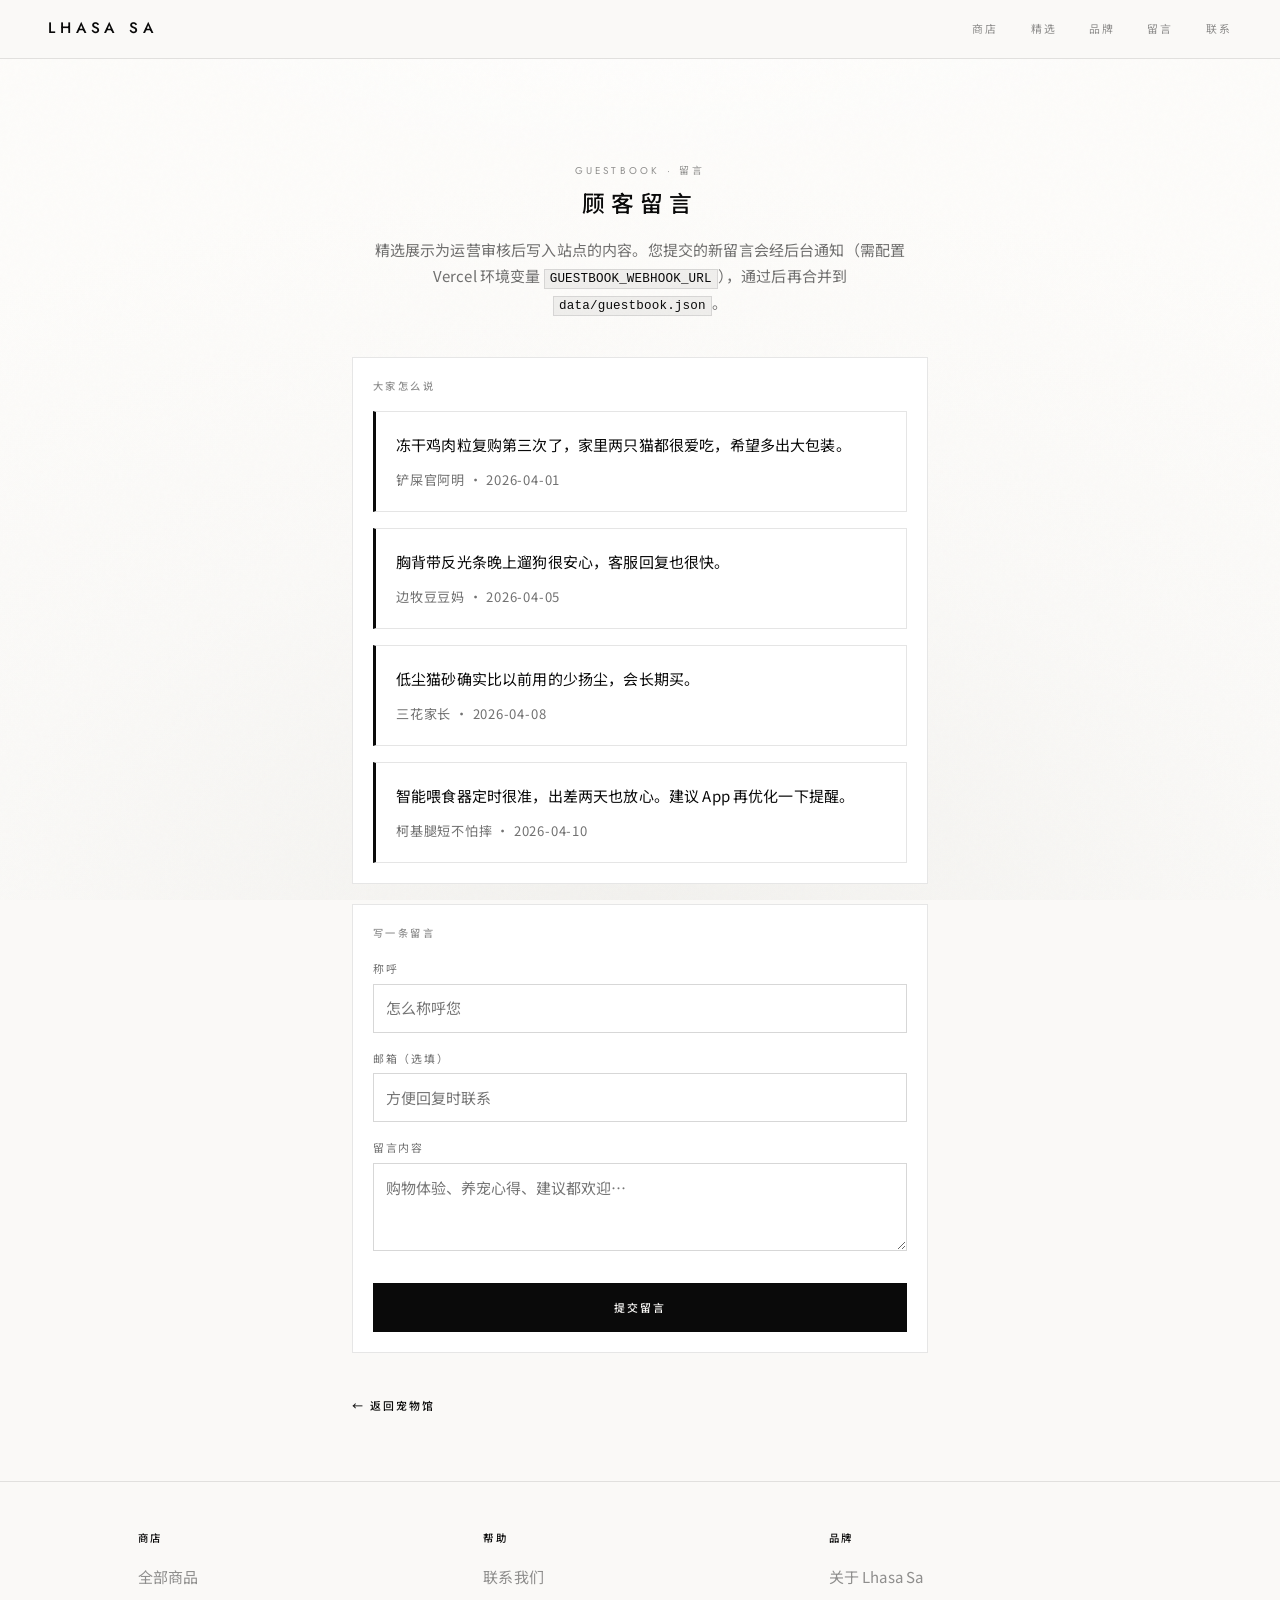
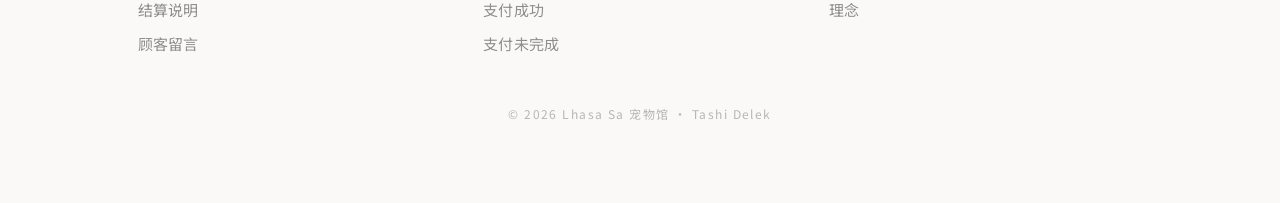
<file: guestbook.html>
<!DOCTYPE html>
<html lang="zh-CN">
<head>
  <meta charset="UTF-8" />
  <meta name="viewport" content="width=device-width, initial-scale=1" />
  <meta name="description" content="顾客留言 · Lhasa Sa 宠物馆" />
  <link rel="canonical" href="https://lhasasa-tashidelek.com/guestbook.html" />
  <title>顾客留言 · Lhasa Sa 宠物馆</title>
  <link rel="preconnect" href="https://fonts.googleapis.com" />
  <link rel="preconnect" href="https://fonts.gstatic.com" crossorigin />
  <link href="https://fonts.googleapis.com/css2?family=Cormorant+Garamond:ital,wght@0,400;0,500;0,600;1,400;1,500&family=Jost:wght@300;400;500;600&family=Noto+Sans+SC:wght@300;400;500;600&display=swap" rel="stylesheet" />
  <link rel="stylesheet" href="/css/styles.css?v=8" />
  <link rel="stylesheet" href="/css/shop.css?v=8" />
  <link rel="icon" href="data:image/svg+xml,%3Csvg xmlns='http://www.w3.org/2000/svg' viewBox='0 0 32 32'%3E%3Crect width='32' height='32' fill='%230a0a0a'/%3E%3Cpath d='M8 20c4-8 12-8 16 0' fill='none' stroke='%23faf9f7' stroke-width='2' stroke-linecap='round'/%3E%3C/svg%3E" />
</head>
<body class="page-site">
  <a class="skip-link" href="#main">跳到正文</a>
  <div class="grain" aria-hidden="true"></div>
  <header class="site-header site-header--lux">
    <a class="logo logo--lux" href="/">Lhasa Sa</a>
    <button type="button" class="nav-toggle" aria-expanded="false" aria-controls="site-nav" aria-label="打开菜单">
      <span></span><span></span><span></span>
    </button>
    <nav id="site-nav" class="site-nav site-nav--lux" aria-label="主导航">
      <a href="/shop/">商店</a>
      <a href="/#collection">精选</a>
      <a href="/#story">品牌</a>
      <a href="/guestbook.html" aria-current="page">留言</a>
      <a href="/#contact">联系</a>
    </nav>
  </header>

  <main id="main" class="checkout-layout">
    <header class="page-intro-lux">
      <p class="page-intro-lux__kicker">Guestbook · 留言</p>
      <h1>顾客留言</h1>
      <p class="checkout-lead">
        精选展示为运营审核后写入站点的内容。您提交的新留言会经后台通知（需配置 Vercel 环境变量 <code>GUESTBOOK_WEBHOOK_URL</code>），通过后再合并到 <code>data/guestbook.json</code>。
      </p>
    </header>

    <section class="checkout-card" aria-labelledby="list-h">
      <h2 id="list-h">大家怎么说</h2>
      <div id="guestbook-list" class="guestbook-list" aria-live="polite">
        <p class="cart-empty">加载中…</p>
      </div>
    </section>

    <section class="checkout-card" aria-labelledby="form-h">
      <h2 id="form-h">写一条留言</h2>
      <form id="guestbook-form" class="form-grid">
        <div class="form-field">
          <label for="gb-name">称呼</label>
          <input id="gb-name" name="name" type="text" required maxlength="80" autocomplete="nickname" placeholder="怎么称呼您" />
        </div>
        <div class="form-field">
          <label for="gb-email">邮箱（选填）</label>
          <input id="gb-email" name="email" type="email" maxlength="120" autocomplete="email" placeholder="方便回复时联系" />
        </div>
        <div class="form-field">
          <label for="gb-message">留言内容</label>
          <textarea id="gb-message" name="message" required maxlength="2000" placeholder="购物体验、养宠心得、建议都欢迎…"></textarea>
        </div>
        <button type="submit" class="submit-order" id="gb-submit">提交留言</button>
      </form>
      <p id="gb-feedback" class="notice-box" style="display: none; margin-top: 1rem" role="status"></p>
    </section>

    <a class="back-shop" href="/shop/">← 返回宠物馆</a>
  </main>

  <footer class="site-footer site-footer--lux">
    <div class="footer-grid">
      <div class="footer-col">
        <h3 class="footer-heading">商店</h3>
        <ul class="footer-links">
          <li><a href="/shop/">全部商品</a></li>
          <li><a href="/shop/checkout.html">结算说明</a></li>
          <li><a href="/guestbook.html" aria-current="page">顾客留言</a></li>
        </ul>
      </div>
      <div class="footer-col">
        <h3 class="footer-heading">帮助</h3>
        <ul class="footer-links">
          <li><a href="/#contact">联系我们</a></li>
          <li><a href="/shop/payment-success.html">支付成功</a></li>
          <li><a href="/shop/payment-fail.html">支付未完成</a></li>
        </ul>
      </div>
      <div class="footer-col">
        <h3 class="footer-heading">品牌</h3>
        <ul class="footer-links">
          <li><a href="/#story">关于 Lhasa Sa</a></li>
          <li><a href="/#values">理念</a></li>
        </ul>
      </div>
    </div>
    <p class="footer-copy">© <span id="y"></span> Lhasa Sa 宠物馆 · Tashi Delek</p>
  </footer>

  <script src="/js/main.js"></script>
  <script src="/js/guestbook-page.js"></script>
</body>
</html>
</file>
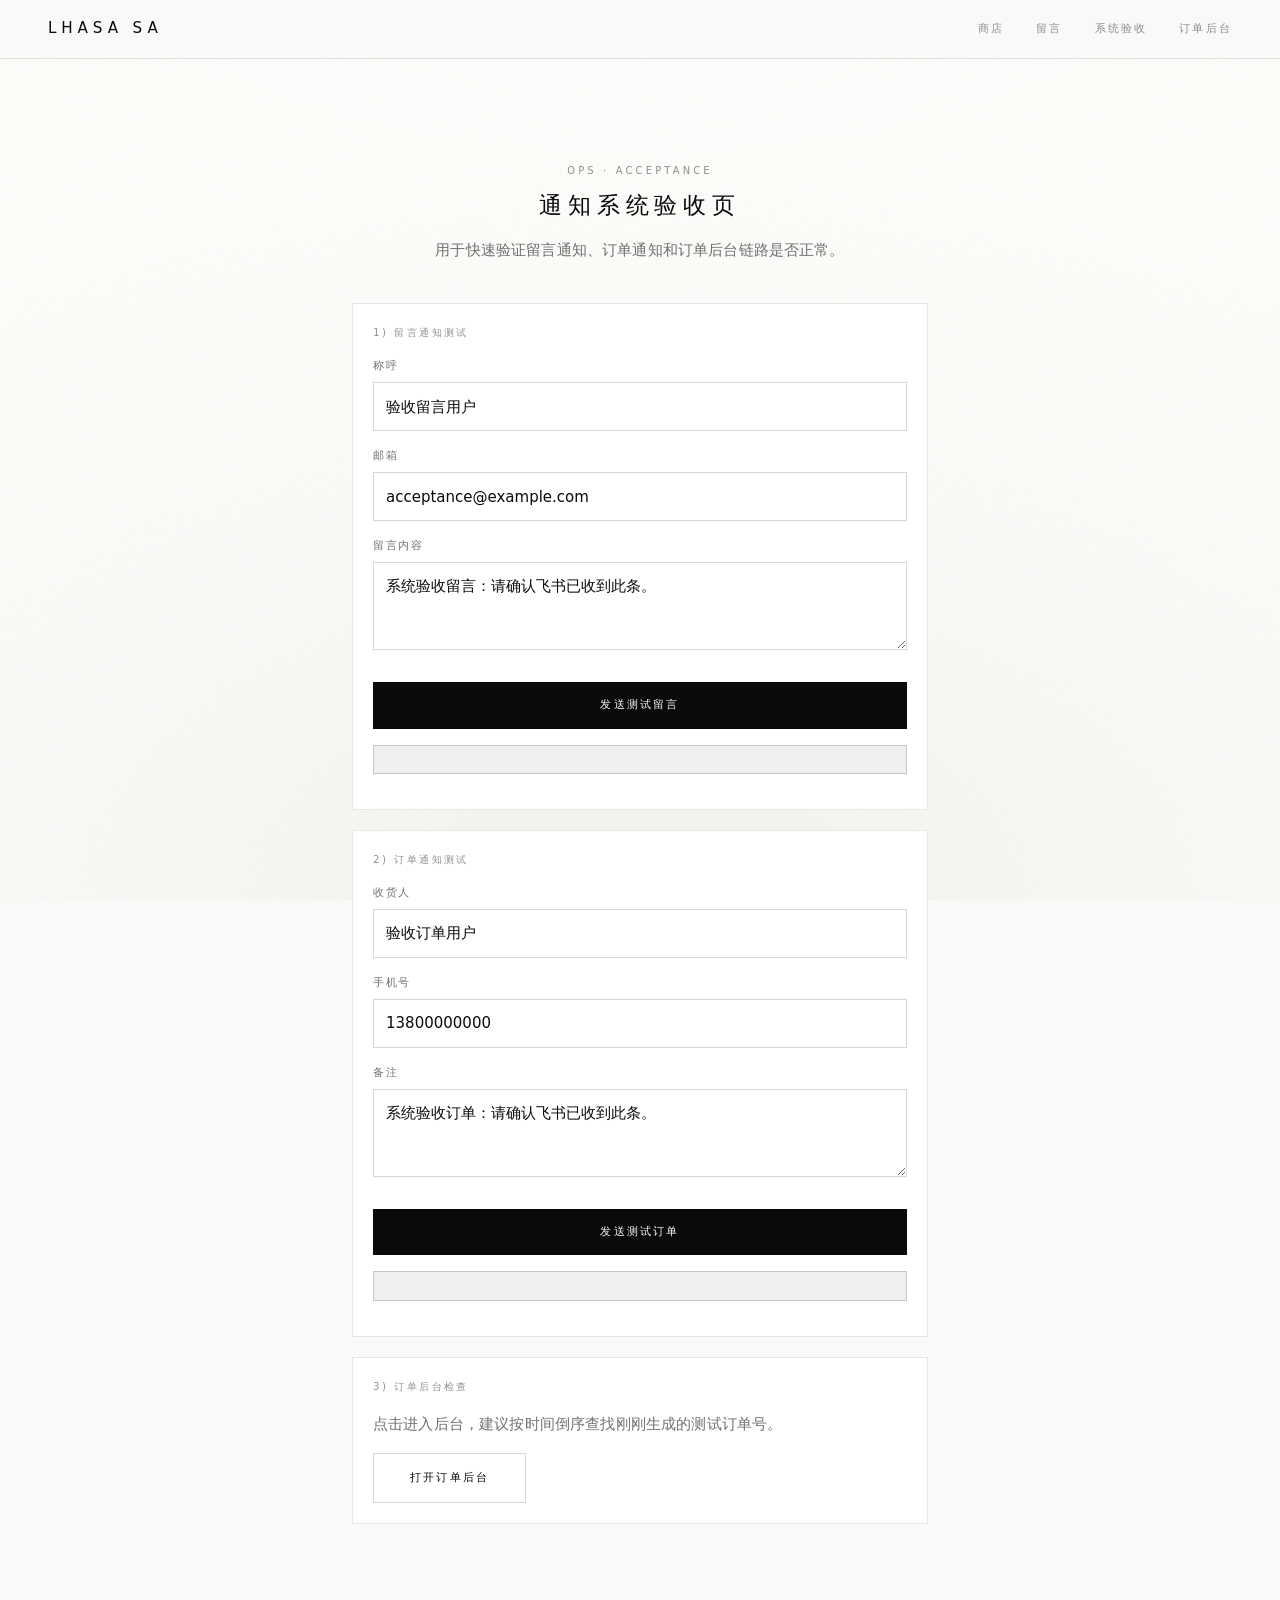
<file: test-center.html>
<!DOCTYPE html>
<html lang="zh-CN">
<head>
  <meta charset="UTF-8" />
  <meta name="viewport" content="width=device-width, initial-scale=1" />
  <meta name="description" content="通知系统一键验收页 · Lhasa Sa 宠物馆" />
  <title>系统验收页 · Lhasa Sa 宠物馆</title>
  <link rel="stylesheet" href="/css/styles.css?v=8" />
  <link rel="stylesheet" href="/css/shop.css?v=8" />
</head>
<body class="page-site">
  <a class="skip-link" href="#main">跳到正文</a>
  <div class="grain" aria-hidden="true"></div>

  <header class="site-header site-header--lux">
    <a class="logo logo--lux" href="/">Lhasa Sa</a>
    <nav id="site-nav" class="site-nav site-nav--lux" aria-label="主导航">
      <a href="/shop/">商店</a>
      <a href="/guestbook.html">留言</a>
      <a href="/test-center.html" aria-current="page">系统验收</a>
      <a href="/admin/orders.html">订单后台</a>
    </nav>
  </header>

  <main id="main" class="checkout-layout">
    <header class="page-intro-lux">
      <p class="page-intro-lux__kicker">Ops · Acceptance</p>
      <h1>通知系统验收页</h1>
      <p class="checkout-lead">
        用于快速验证留言通知、订单通知和订单后台链路是否正常。
      </p>
    </header>

    <section class="checkout-card">
      <h2>1) 留言通知测试</h2>
      <div class="form-grid">
        <div class="form-field">
          <label for="gb-name">称呼</label>
          <input id="gb-name" type="text" value="验收留言用户" maxlength="80" />
        </div>
        <div class="form-field">
          <label for="gb-email">邮箱</label>
          <input id="gb-email" type="email" value="acceptance@example.com" maxlength="120" />
        </div>
        <div class="form-field">
          <label for="gb-msg">留言内容</label>
          <textarea id="gb-msg" maxlength="2000">系统验收留言：请确认飞书已收到此条。</textarea>
        </div>
        <button id="send-guestbook" class="submit-order" type="button">发送测试留言</button>
      </div>
      <p id="guestbook-result" class="notice-box"></p>
    </section>

    <section class="checkout-card">
      <h2>2) 订单通知测试</h2>
      <div class="form-grid">
        <div class="form-field">
          <label for="order-name">收货人</label>
          <input id="order-name" type="text" value="验收订单用户" />
        </div>
        <div class="form-field">
          <label for="order-phone">手机号</label>
          <input id="order-phone" type="text" value="13800000000" />
        </div>
        <div class="form-field">
          <label for="order-note">备注</label>
          <textarea id="order-note">系统验收订单：请确认飞书已收到此条。</textarea>
        </div>
        <button id="send-order" class="submit-order" type="button">发送测试订单</button>
      </div>
      <p id="order-result" class="notice-box"></p>
    </section>

    <section class="checkout-card">
      <h2>3) 订单后台检查</h2>
      <p class="checkout-lead" style="margin-bottom:1rem;">点击进入后台，建议按时间倒序查找刚刚生成的测试订单号。</p>
      <a class="btn btn-ghost btn--lux-ghost" href="/admin/orders.html" target="_blank" rel="noopener">打开订单后台</a>
    </section>
  </main>

  <script>
    (function () {
      var gbBtn = document.getElementById("send-guestbook");
      var odBtn = document.getElementById("send-order");
      var gbResult = document.getElementById("guestbook-result");
      var odResult = document.getElementById("order-result");

      function setResult(el, text) {
        if (el) el.textContent = text || "";
      }

      function toJsonSafe(r) {
        return r.text().then(function (t) {
          try {
            return { ok: r.ok, data: JSON.parse(t) };
          } catch (e) {
            return { ok: r.ok, data: { raw: t } };
          }
        });
      }

      if (gbBtn) {
        gbBtn.addEventListener("click", function () {
          var payload = {
            name: (document.getElementById("gb-name").value || "").trim(),
            email: (document.getElementById("gb-email").value || "").trim(),
            message: (document.getElementById("gb-msg").value || "").trim()
          };
          setResult(gbResult, "留言提交中...");
          fetch("/api/guestbook", {
            method: "POST",
            headers: { "Content-Type": "application/json" },
            body: JSON.stringify(payload)
          })
            .then(toJsonSafe)
            .then(function (x) {
              setResult(gbResult, "留言返回: " + JSON.stringify(x.data));
            })
            .catch(function (e) {
              setResult(gbResult, "留言请求失败: " + (e && e.message ? e.message : "unknown"));
            });
        });
      }

      if (odBtn) {
        odBtn.addEventListener("click", function () {
          var oid = "ACC-" + Date.now();
          var payload = {
            order: {
              order_id: oid,
              status: "created",
              source: "test_center",
              name: (document.getElementById("order-name").value || "").trim(),
              phone: (document.getElementById("order-phone").value || "").trim(),
              address: "验收地址",
              note: (document.getElementById("order-note").value || "").trim(),
              total: 88.8,
              items: [
                {
                  id: "pet-test-center",
                  name: "验收商品",
                  qty: 1,
                  price: 88.8,
                  supply_snapshot: {
                    platform: "test_center",
                    listing_url: "https://example.com/product",
                    mapped_at: new Date().toISOString(),
                    provenance: "test_center",
                    sealed_at: new Date().toISOString()
                  }
                }
              ]
            }
          };
          setResult(odResult, "订单提交中...");
          fetch("/api/order-notify", {
            method: "POST",
            headers: { "Content-Type": "application/json" },
            body: JSON.stringify(payload)
          })
            .then(toJsonSafe)
            .then(function (x) {
              setResult(odResult, "订单返回(" + oid + "): " + JSON.stringify(x.data));
            })
            .catch(function (e) {
              setResult(odResult, "订单请求失败: " + (e && e.message ? e.message : "unknown"));
            });
        });
      }
    })();
  </script>
</body>
</html>
</file>
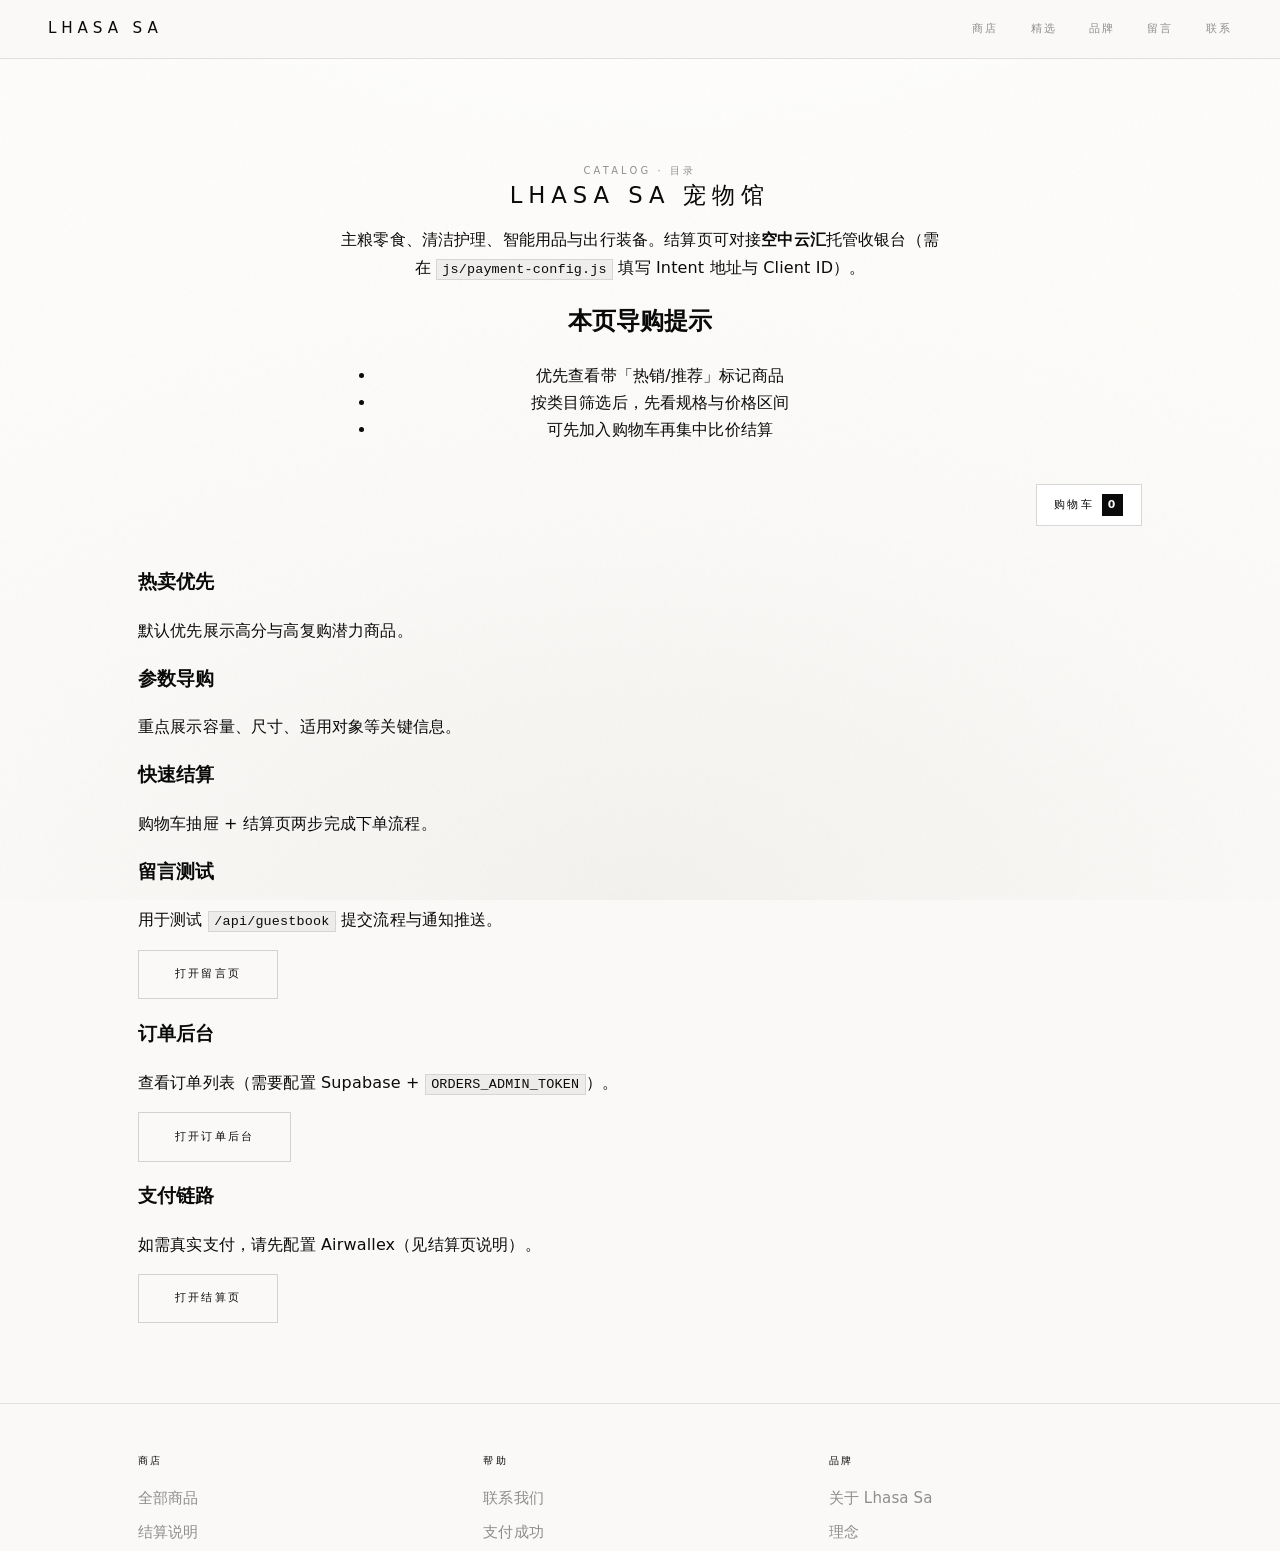
<file: shop/checkout.html>
<!DOCTYPE html>
<html lang="zh-CN">
<head>
  <meta charset="UTF-8" />
  <meta name="viewport" content="width=device-width, initial-scale=1" />
  <meta name="description" content="结算 — Lhasa Sa 商城" />
  <link rel="canonical" href="https://lhasasa-tashidelek.com/shop/checkout.html" />
  <title>结算 · Lhasa Sa 宠物馆</title>
  <link rel="preconnect" href="https://fonts.googleapis.com" />
  <link rel="preconnect" href="https://fonts.gstatic.com" crossorigin />
  <link href="https://fonts.googleapis.com/css2?family=Cormorant+Garamond:ital,wght@0,400;0,500;0,600;1,400;1,500&family=Jost:wght@300;400;500;600&family=Noto+Sans+SC:wght@300;400;500;600&display=swap" rel="stylesheet" />
  <link rel="stylesheet" href="/css/styles.css?v=8" />
  <link rel="stylesheet" href="/css/shop.css?v=8" />
  <link rel="icon" href="data:image/svg+xml,%3Csvg xmlns='http://www.w3.org/2000/svg' viewBox='0 0 32 32'%3E%3Crect width='32' height='32' fill='%230a0a0a'/%3E%3Cpath d='M8 20c4-8 12-8 16 0' fill='none' stroke='%23faf9f7' stroke-width='2' stroke-linecap='round'/%3E%3C/svg%3E" />
</head>
<body class="page-site">
  <a class="skip-link" href="#main">跳到正文</a>
  <div class="grain" aria-hidden="true"></div>
  <header class="site-header site-header--lux">
    <a class="logo logo--lux" href="/">Lhasa Sa</a>
    <button type="button" class="nav-toggle" aria-expanded="false" aria-controls="site-nav" aria-label="打开菜单">
      <span></span><span></span><span></span>
    </button>
    <nav id="site-nav" class="site-nav site-nav--lux" aria-label="主导航">
      <a href="/shop/">商店</a>
      <a href="/#collection">精选</a>
      <a href="/#story">品牌</a>
      <a href="/guestbook.html">留言</a>
      <a href="/#contact">联系</a>
    </nav>
  </header>

  <main id="main" class="checkout-layout">
    <header class="page-intro-lux">
      <p class="page-intro-lux__kicker">Checkout · 结算</p>
      <h1>订单结算</h1>
      <p class="checkout-lead">请核对商品与金额，填写收货信息。若已配置空中云汇，将跳转安全收银台；否则仅复制订单文本。</p>
    </header>

    <section class="checkout-card" aria-labelledby="sum-h">
      <h2 id="sum-h">订单明细</h2>
      <div id="order-summary"></div>
      <p class="order-summary-total">
        <span>应付合计</span>
        <strong id="order-total" class="order-total-num">¥0</strong>
      </p>
    </section>

    <section class="checkout-card" aria-labelledby="ship-h">
      <h2 id="ship-h">收货信息</h2>
      <form id="checkout-form" class="form-grid">
        <div class="form-field">
          <label for="name">收货人</label>
          <input id="name" name="name" type="text" required autocomplete="name" placeholder="姓名" />
        </div>
        <div class="form-field">
          <label for="phone">手机号</label>
          <input id="phone" name="phone" type="tel" required autocomplete="tel" placeholder="11 位手机号" />
        </div>
        <div class="form-field">
          <label for="address">详细地址</label>
          <input id="address" name="address" type="text" autocomplete="street-address" placeholder="省市区 + 街道门牌" />
        </div>
        <div class="form-field">
          <label for="note">备注</label>
          <textarea id="note" name="note" placeholder="口味、送达时间等（选填）"></textarea>
        </div>
        <button type="submit" class="submit-order">提交订单（演示）</button>
      </form>
      <p class="notice-box">
        <strong>空中云汇：</strong>API Key 仅放在已部署的 <code>thangka-shop</code>（或你的 Next API）服务端环境变量；本静态站只放 <code>NEXT_PUBLIC</code> 级 Client ID 与 Intent URL（见 <code>js/payment-config.js</code>）。请在另一站点配置 <code>AIRWALLEX_INTENT_ALLOWED_ORIGINS</code> 包含本店域名，否则浏览器会拦截跨域请求。
      </p>
    </section>

    <a class="back-shop" href="/shop/">← 返回商城</a>
  </main>

  <footer class="site-footer site-footer--lux">
    <div class="footer-grid">
      <div class="footer-col">
        <h3 class="footer-heading">商店</h3>
        <ul class="footer-links">
          <li><a href="/shop/">全部商品</a></li>
          <li><a href="/shop/checkout.html" aria-current="page">结算说明</a></li>
          <li><a href="/guestbook.html">顾客留言</a></li>
        </ul>
      </div>
      <div class="footer-col">
        <h3 class="footer-heading">帮助</h3>
        <ul class="footer-links">
          <li><a href="/#contact">联系我们</a></li>
          <li><a href="/shop/payment-success.html">支付成功</a></li>
          <li><a href="/shop/payment-fail.html">支付未完成</a></li>
        </ul>
      </div>
      <div class="footer-col">
        <h3 class="footer-heading">品牌</h3>
        <ul class="footer-links">
          <li><a href="/#story">关于 Lhasa Sa</a></li>
          <li><a href="/#values">理念</a></li>
        </ul>
      </div>
    </div>
    <p class="footer-copy">© <span id="y"></span> Lhasa Sa 宠物馆 · Tashi Delek</p>
  </footer>

  <script src="/js/shop.js"></script>
  <script src="/js/payment-config.js"></script>
  <script src="/js/main.js"></script>
  <script src="/js/checkout-page.js"></script>
</body>
</html>
</file>
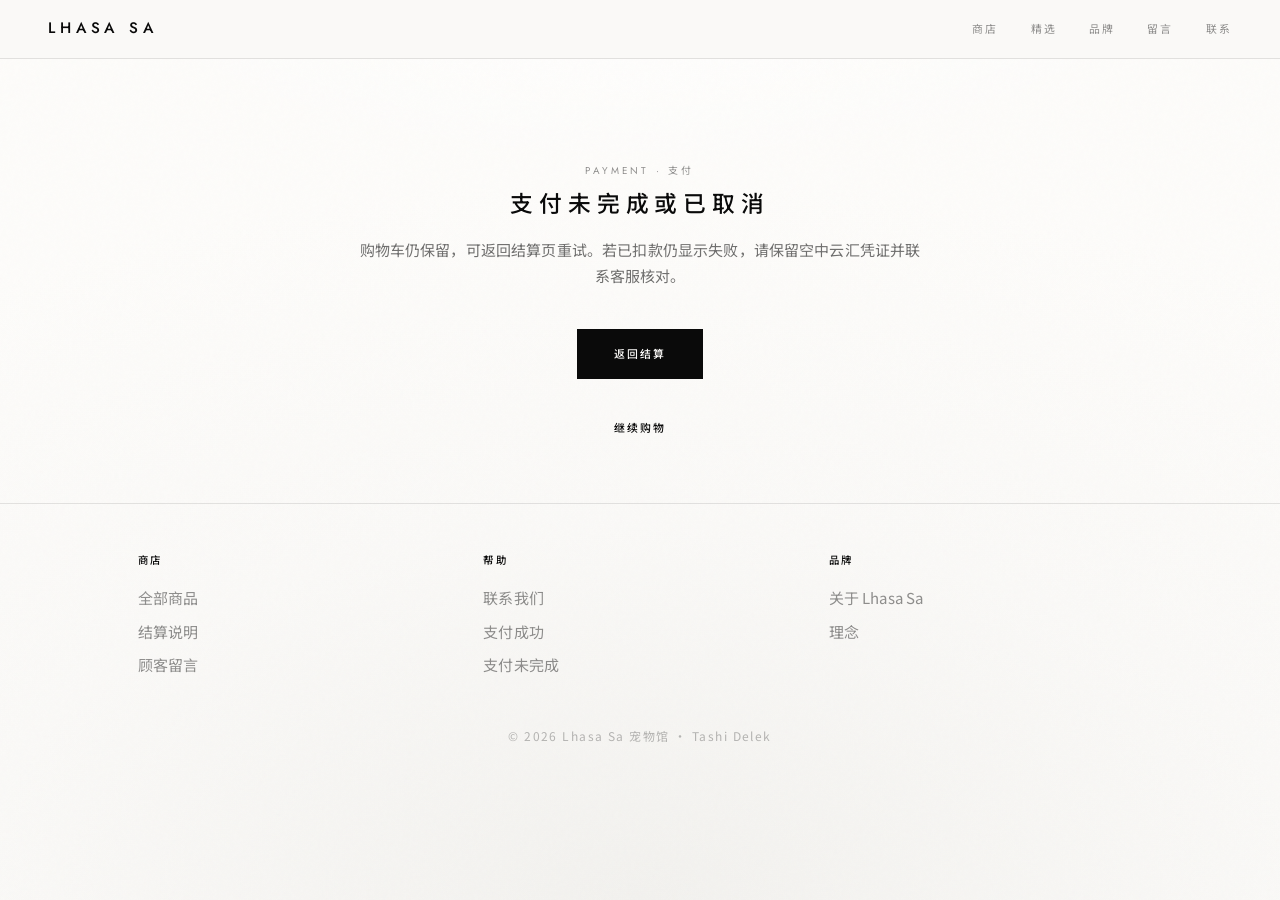
<file: shop/payment-fail.html>
<!DOCTYPE html>
<html lang="zh-CN">
<head>
  <meta charset="UTF-8" />
  <meta name="viewport" content="width=device-width, initial-scale=1" />
  <meta name="description" content="支付未完成或已取消 — Lhasa Sa 宠物馆。可返回结算重试或继续购物。" />
  <link rel="canonical" href="https://lhasasa-tashidelek.com/shop/payment-fail.html" />
  <meta property="og:type" content="website" />
  <meta property="og:url" content="https://lhasasa-tashidelek.com/shop/payment-fail.html" />
  <meta property="og:title" content="支付未完成 · Lhasa Sa 宠物馆" />
  <meta property="og:description" content="购物车仍保留，可返回结算页重试。" />
  <meta property="og:locale" content="zh_CN" />
  <meta name="twitter:card" content="summary" />
  <meta name="twitter:title" content="支付未完成 · Lhasa Sa 宠物馆" />
  <meta name="twitter:description" content="可返回结算重试；若已扣款请保留凭证并联系客服。" />
  <title>支付未完成 · Lhasa Sa 宠物馆</title>
  <link rel="preconnect" href="https://fonts.googleapis.com" />
  <link rel="preconnect" href="https://fonts.gstatic.com" crossorigin />
  <link href="https://fonts.googleapis.com/css2?family=Cormorant+Garamond:ital,wght@0,400;0,500;0,600;1,400;1,500&family=Jost:wght@300;400;500;600&family=Noto+Sans+SC:wght@300;400;500;600&display=swap" rel="stylesheet" />
  <link rel="stylesheet" href="/css/styles.css?v=8" />
  <link rel="stylesheet" href="/css/shop.css?v=8" />
  <link rel="icon" href="data:image/svg+xml,%3Csvg xmlns='http://www.w3.org/2000/svg' viewBox='0 0 32 32'%3E%3Crect width='32' height='32' fill='%230a0a0a'/%3E%3Cpath d='M8 20c4-8 12-8 16 0' fill='none' stroke='%23faf9f7' stroke-width='2' stroke-linecap='round'/%3E%3C/svg%3E" />
</head>
<body class="page-site">
  <a class="skip-link" href="#main">跳到正文</a>
  <div class="grain" aria-hidden="true"></div>
  <header class="site-header site-header--lux">
    <a class="logo logo--lux" href="/">Lhasa Sa</a>
    <button type="button" class="nav-toggle" aria-expanded="false" aria-controls="site-nav" aria-label="打开菜单">
      <span></span><span></span><span></span>
    </button>
    <nav id="site-nav" class="site-nav site-nav--lux" aria-label="主导航">
      <a href="/shop/">商店</a>
      <a href="/#collection">精选</a>
      <a href="/#story">品牌</a>
      <a href="/guestbook.html">留言</a>
      <a href="/#contact">联系</a>
    </nav>
  </header>
  <main id="main" class="checkout-layout checkout-layout--center">
    <header class="page-intro-lux page-intro-lux--centered">
      <p class="page-intro-lux__kicker">Payment · 支付</p>
      <h1>支付未完成或已取消</h1>
      <p class="checkout-lead">购物车仍保留，可返回结算页重试。若已扣款仍显示失败，请保留空中云汇凭证并联系客服核对。</p>
    </header>
    <p><a class="btn btn-primary btn--lux" href="/shop/checkout.html">返回结算</a></p>
    <p class="checkout-aux-link checkout-aux-link--tight"><a class="back-shop" href="/shop/">继续购物</a></p>
  </main>
  <footer class="site-footer site-footer--lux">
    <div class="footer-grid">
      <div class="footer-col">
        <h3 class="footer-heading">商店</h3>
        <ul class="footer-links">
          <li><a href="/shop/">全部商品</a></li>
          <li><a href="/shop/checkout.html">结算说明</a></li>
          <li><a href="/guestbook.html">顾客留言</a></li>
        </ul>
      </div>
      <div class="footer-col">
        <h3 class="footer-heading">帮助</h3>
        <ul class="footer-links">
          <li><a href="/#contact">联系我们</a></li>
          <li><a href="/shop/payment-success.html">支付成功</a></li>
          <li><a href="/shop/payment-fail.html" aria-current="page">支付未完成</a></li>
        </ul>
      </div>
      <div class="footer-col">
        <h3 class="footer-heading">品牌</h3>
        <ul class="footer-links">
          <li><a href="/#story">关于 Lhasa Sa</a></li>
          <li><a href="/#values">理念</a></li>
        </ul>
      </div>
    </div>
    <p class="footer-copy">© <span id="y"></span> Lhasa Sa 宠物馆 · Tashi Delek</p>
  </footer>
  <script src="/js/main.js"></script>
  <script>
    (function () {
      try {
        function loadNotifyState() {
          try {
            var raw = localStorage.getItem("lts_notify_sent_v1");
            var parsed = raw ? JSON.parse(raw) : {};
            return parsed && typeof parsed === "object" ? parsed : {};
          } catch (e) {
            return {};
          }
        }
        function saveNotifyState(state) {
          try { localStorage.setItem("lts_notify_sent_v1", JSON.stringify(state || {})); } catch (e) {}
        }
        function notifyKey(order) {
          return String(order.order_id || "-") + "::" + String(order.status || "created");
        }

        var pendingRaw = localStorage.getItem("lts_pending_order_v1");
        if (!pendingRaw) return;
        var pending = JSON.parse(pendingRaw);
        pending.status = "payment_failed";
        pending.source = "payment_fail_page";
        var state = loadNotifyState();
        var key = notifyKey(pending);
        if (state[key]) {
          localStorage.removeItem("lts_pending_order_v1");
          return;
        }
        fetch("/api/order-notify", {
          method: "POST",
          headers: { "Content-Type": "application/json" },
          body: JSON.stringify({ order: pending }),
        }).then(function (res) {
          if (res && res.ok) {
            state[key] = Date.now();
            saveNotifyState(state);
          }
        }).finally(function () {
          localStorage.removeItem("lts_pending_order_v1");
        });
      } catch (e) {}
    })();
  </script>
</body>
</html>
</file>
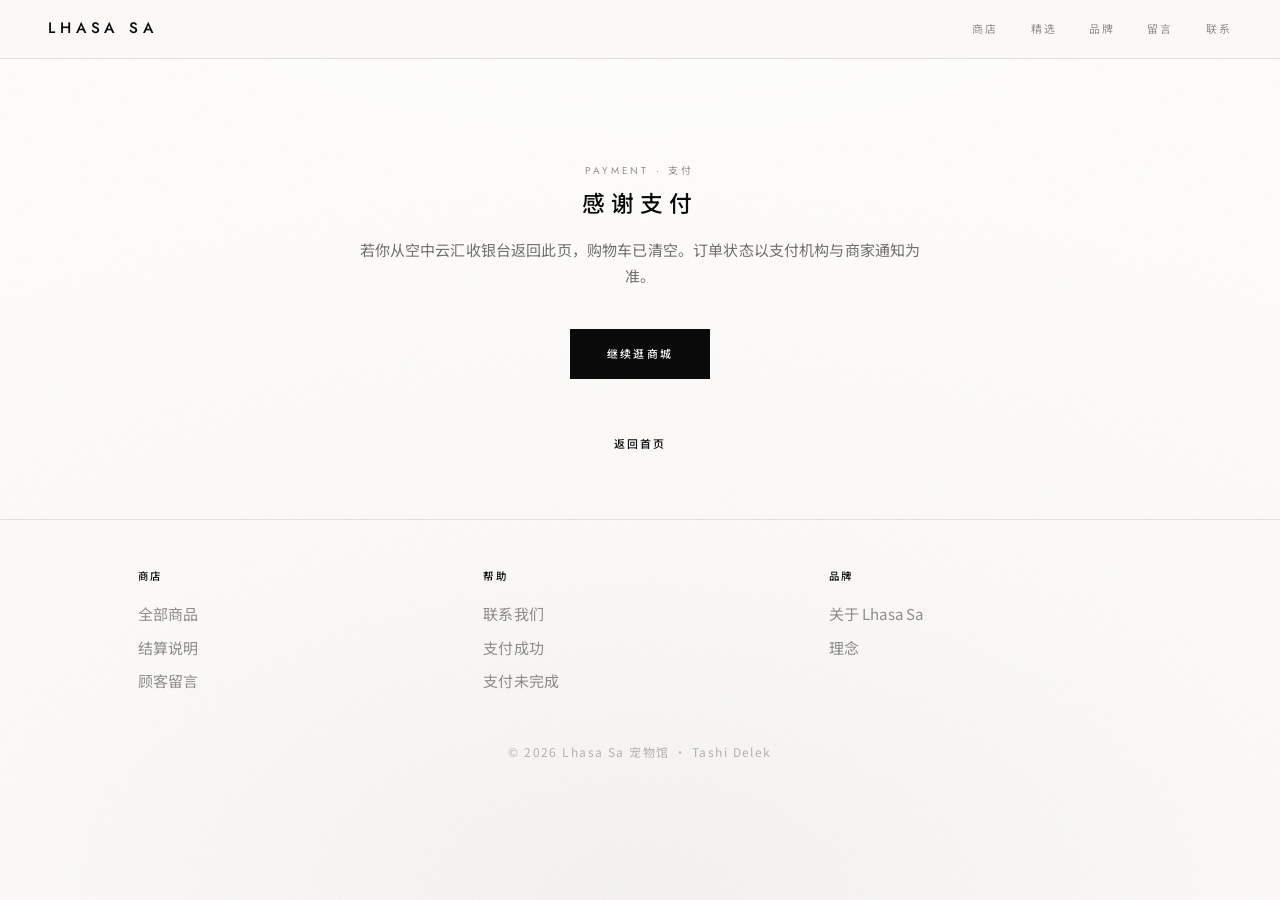
<file: shop/payment-success.html>
<!DOCTYPE html>
<html lang="zh-CN">
<head>
  <meta charset="UTF-8" />
  <meta name="viewport" content="width=device-width, initial-scale=1" />
  <meta name="description" content="支付已完成 — Lhasa Sa 宠物馆。订单状态以支付机构与商家通知为准。" />
  <link rel="canonical" href="https://lhasasa-tashidelek.com/shop/payment-success.html" />
  <meta property="og:type" content="website" />
  <meta property="og:url" content="https://lhasasa-tashidelek.com/shop/payment-success.html" />
  <meta property="og:title" content="支付完成 · Lhasa Sa 宠物馆" />
  <meta property="og:description" content="感谢支付。若从空中云汇收银台返回，购物车已按规则清空。" />
  <meta property="og:locale" content="zh_CN" />
  <meta name="twitter:card" content="summary" />
  <meta name="twitter:title" content="支付完成 · Lhasa Sa 宠物馆" />
  <meta name="twitter:description" content="感谢支付。订单状态以支付机构与商家通知为准。" />
  <title>支付完成 · Lhasa Sa 宠物馆</title>
  <link rel="preconnect" href="https://fonts.googleapis.com" />
  <link rel="preconnect" href="https://fonts.gstatic.com" crossorigin />
  <link href="https://fonts.googleapis.com/css2?family=Cormorant+Garamond:ital,wght@0,400;0,500;0,600;1,400;1,500&family=Jost:wght@300;400;500;600&family=Noto+Sans+SC:wght@300;400;500;600&display=swap" rel="stylesheet" />
  <link rel="stylesheet" href="/css/styles.css?v=8" />
  <link rel="stylesheet" href="/css/shop.css?v=8" />
  <link rel="icon" href="data:image/svg+xml,%3Csvg xmlns='http://www.w3.org/2000/svg' viewBox='0 0 32 32'%3E%3Crect width='32' height='32' fill='%230a0a0a'/%3E%3Cpath d='M8 20c4-8 12-8 16 0' fill='none' stroke='%23faf9f7' stroke-width='2' stroke-linecap='round'/%3E%3C/svg%3E" />
</head>
<body class="page-site">
  <a class="skip-link" href="#main">跳到正文</a>
  <div class="grain" aria-hidden="true"></div>
  <header class="site-header site-header--lux">
    <a class="logo logo--lux" href="/">Lhasa Sa</a>
    <button type="button" class="nav-toggle" aria-expanded="false" aria-controls="site-nav" aria-label="打开菜单">
      <span></span><span></span><span></span>
    </button>
    <nav id="site-nav" class="site-nav site-nav--lux" aria-label="主导航">
      <a href="/shop/">商店</a>
      <a href="/#collection">精选</a>
      <a href="/#story">品牌</a>
      <a href="/guestbook.html">留言</a>
      <a href="/#contact">联系</a>
    </nav>
  </header>
  <main id="main" class="checkout-layout checkout-layout--center">
    <header class="page-intro-lux page-intro-lux--centered">
      <p class="page-intro-lux__kicker">Payment · 支付</p>
      <h1>感谢支付</h1>
      <p class="checkout-lead">若你从空中云汇收银台返回此页，购物车已清空。订单状态以支付机构与商家通知为准。</p>
    </header>
    <a class="btn btn-primary btn--lux" href="/shop/">继续逛商城</a>
    <p class="checkout-aux-link"><a class="back-shop" href="/">返回首页</a></p>
  </main>
  <footer class="site-footer site-footer--lux">
    <div class="footer-grid">
      <div class="footer-col">
        <h3 class="footer-heading">商店</h3>
        <ul class="footer-links">
          <li><a href="/shop/">全部商品</a></li>
          <li><a href="/shop/checkout.html">结算说明</a></li>
          <li><a href="/guestbook.html">顾客留言</a></li>
        </ul>
      </div>
      <div class="footer-col">
        <h3 class="footer-heading">帮助</h3>
        <ul class="footer-links">
          <li><a href="/#contact">联系我们</a></li>
          <li><a href="/shop/payment-success.html" aria-current="page">支付成功</a></li>
          <li><a href="/shop/payment-fail.html">支付未完成</a></li>
        </ul>
      </div>
      <div class="footer-col">
        <h3 class="footer-heading">品牌</h3>
        <ul class="footer-links">
          <li><a href="/#story">关于 Lhasa Sa</a></li>
          <li><a href="/#values">理念</a></li>
        </ul>
      </div>
    </div>
    <p class="footer-copy">© <span id="y"></span> Lhasa Sa 宠物馆 · Tashi Delek</p>
  </footer>
  <script src="/js/main.js"></script>
  <script>
    (function () {
      try {
        function loadNotifyState() {
          try {
            var raw = localStorage.getItem("lts_notify_sent_v1");
            var parsed = raw ? JSON.parse(raw) : {};
            return parsed && typeof parsed === "object" ? parsed : {};
          } catch (e) {
            return {};
          }
        }
        function saveNotifyState(state) {
          try { localStorage.setItem("lts_notify_sent_v1", JSON.stringify(state || {})); } catch (e) {}
        }
        function notifyKey(order) {
          return String(order.order_id || "-") + "::" + String(order.status || "created");
        }

        var q = new URLSearchParams(window.location.search);
        if (q.get("status") === "success") {
          localStorage.removeItem("lts_cart_v1");
        }
        var pendingRaw = localStorage.getItem("lts_pending_order_v1");
        if (pendingRaw) {
          var pending = JSON.parse(pendingRaw);
          pending.status = "paid_success";
          pending.source = "payment_success_page";
          var state = loadNotifyState();
          var key = notifyKey(pending);
          if (state[key]) {
            localStorage.removeItem("lts_pending_order_v1");
            return;
          }
          fetch("/api/order-notify", {
            method: "POST",
            headers: { "Content-Type": "application/json" },
            body: JSON.stringify({ order: pending }),
          }).then(function (res) {
            if (res && res.ok) {
              state[key] = Date.now();
              saveNotifyState(state);
            }
          }).finally(function () {
            localStorage.removeItem("lts_pending_order_v1");
          });
        }
      } catch (e) {}
    })();
  </script>
</body>
</html>
</file>
<file: css/styles.css>
:root {
  /* 奢侈品 D2C 视觉：冷净纸白、高对比墨、极简线框；灵感取向类似高端配饰电商，实现与资产均为原创 */
  --page: #faf9f7;
  --page-2: #f2f1ee;
  --page-elevated: #ffffff;
  --parchment: var(--page);
  --parchment-muted: var(--page-2);
  --ink: #0a0a0a;
  --ink-muted: rgba(10, 10, 10, 0.58);
  --ink-soft: rgba(10, 10, 10, 0.45);
  --ink-faint: rgba(10, 10, 10, 0.35);
  --ink-ghost: rgba(10, 10, 10, 0.28);
  --line: rgba(10, 10, 10, 0.1);
  --line-strong: rgba(10, 10, 10, 0.16);
  --lux-void: var(--ink);
  --lux-panel: var(--page-elevated);
  --bg-deep: var(--ink);
  --bg-mid: #e6e6e3;
  --on-dark: #faf9f7;
  --gold: var(--ink);
  --gold-bright: #2a2a2a;
  --gold-soft: rgba(10, 10, 10, 0.08);
  --sans-sc: "Noto Sans SC", system-ui, -apple-system, "Segoe UI", sans-serif;
  --sans-ui: "Jost", "Noto Sans SC", system-ui, sans-serif;
  --serif-sc: var(--sans-sc);
  --serif-en: "Cormorant Garamond", "Noto Sans SC", serif;
  --space: clamp(1.25rem, 4vw, 3rem);
  --ease-out: cubic-bezier(0.22, 1, 0.36, 1);
  --lux-bg-spot: radial-gradient(ellipse 90% 55% at 50% -10%, rgba(255, 255, 255, 0.9) 0%, transparent 55%);
  --lux-bg-deep: radial-gradient(ellipse 100% 80% at 50% 100%, var(--page-2) 0%, var(--page) 52%, #fdfcfa 100%);
  /* 模块排版：全站统一栏宽、节奏与标题层级 */
  --module-max: 1100px;
  --module-read: 38rem;
  --module-header-gap: 0.65rem;
  --module-after-title: 1rem;
  --module-block-gap: 2.5rem;
  --pad-section-y: clamp(4rem, 11vw, 6.5rem);
  --pad-strip-y: clamp(2.75rem, 7vw, 4rem);
  --title-clamp: clamp(1.12rem, 2.4vw, 1.42rem);
  --title-kern: 0.26em;
  --body-size: 0.9375rem;
  --body-line: 1.75;
  --card-pad: 1.25rem;
  --card-bg: var(--page-elevated);
  --card-border: 1px solid var(--line);
  --ui-size: 0.68rem;
  --ui-kern: 0.2em;
  --ui-kern-tight: 0.16em;
  --btn-pad-y: 0.9rem;
  --btn-pad-x: 2.25rem;
  --btn-border: 1px solid var(--ink);
  --header-pad-y: 1rem;
  --header-pad-x: var(--space);
  --nav-gap: 2rem;
  --meta-size: 0.82rem;
  --meta-kern: 0.06em;
}

*,
*::before,
*::after {
  box-sizing: border-box;
}

html {
  scroll-behavior: smooth;
  min-height: 100%;
  background-color: var(--page);
  background-image: var(--lux-bg-spot), var(--lux-bg-deep);
  background-attachment: fixed;
}

body {
  margin: 0;
  min-height: 100vh;
  font-family: var(--sans-sc);
  font-size: 1rem;
  font-weight: 400;
  line-height: 1.7;
  letter-spacing: 0.01em;
  color: var(--ink);
  background-color: var(--page);
  background-image: var(--lux-bg-spot), var(--lux-bg-deep);
  background-attachment: fixed;
}

.grain {
  pointer-events: none;
  position: fixed;
  inset: 0;
  opacity: 0.022;
  mix-blend-mode: multiply;
  background-image: url("data:image/svg+xml,%3Csvg viewBox='0 0 256 256' xmlns='http://www.w3.org/2000/svg'%3E%3Cfilter id='n'%3E%3CfeTurbulence type='fractalNoise' baseFrequency='0.85' numOctaves='4' stitchTiles='stitch'/%3E%3C/filter%3E%3Crect width='100%25' height='100%25' filter='url(%23n)'/%3E%3C/svg%3E");
  z-index: 0;
}

.site-header {
  position: sticky;
  top: 0;
  z-index: 10;
  display: flex;
  align-items: center;
  justify-content: space-between;
  padding: var(--header-pad-y) var(--header-pad-x);
  background: linear-gradient(to bottom, rgba(250, 249, 247, 0.97), rgba(250, 249, 247, 0.88), transparent);
  backdrop-filter: blur(10px);
}

.logo {
  font-family: var(--sans-ui);
  font-size: 0.95rem;
  font-weight: 500;
  letter-spacing: 0.24em;
  text-transform: uppercase;
  color: var(--ink);
  text-decoration: none;
}

.site-nav {
  display: flex;
  gap: var(--nav-gap);
}

.site-nav a {
  color: var(--ink-muted);
  text-decoration: none;
  font-family: var(--sans-ui);
  font-size: var(--ui-size);
  font-weight: 400;
  letter-spacing: var(--ui-kern);
  text-transform: uppercase;
  transition: color 0.2s var(--ease-out);
}

.site-nav a:hover {
  color: var(--ink);
}

.nav-toggle {
  display: none;
  flex-direction: column;
  justify-content: center;
  gap: 6px;
  width: 44px;
  height: 44px;
  padding: 0;
  border: none;
  background: transparent;
  cursor: pointer;
}

.nav-toggle span {
  display: block;
  height: 2px;
  width: 22px;
  background: var(--ink);
  margin-inline: auto;
  transition: transform 0.25s var(--ease-out), opacity 0.2s;
}

@media (max-width: 640px) {
  .nav-toggle {
    display: flex;
  }

  .site-nav {
    position: fixed;
    inset: 0 0 auto 0;
    top: 4rem;
    flex-direction: column;
    padding: 1.5rem var(--space);
    gap: 1.25rem;
    background: rgba(250, 249, 247, 0.98);
    border-bottom: 1px solid var(--line);
    transform: translateY(-120%);
    opacity: 0;
    visibility: hidden;
    transition: transform 0.35s var(--ease-out), opacity 0.25s, visibility 0.25s;
  }

  .site-nav.is-open {
    transform: translateY(0);
    opacity: 1;
    visibility: visible;
  }

  .nav-toggle[aria-expanded="true"] span:nth-child(1) {
    transform: translateY(8px) rotate(45deg);
  }

  .nav-toggle[aria-expanded="true"] span:nth-child(2) {
    opacity: 0;
  }

  .nav-toggle[aria-expanded="true"] span:nth-child(3) {
    transform: translateY(-8px) rotate(-45deg);
  }
}

main {
  position: relative;
  z-index: 1;
}

.hero {
  min-height: 88vh;
  display: flex;
  flex-direction: column;
  align-items: center;
  justify-content: center;
  text-align: center;
  padding: var(--space);
  padding-top: 2rem;
}

.hero-eyebrow {
  margin: 0 0 1.5rem;
  font-size: 0.75rem;
  letter-spacing: 0.28em;
  text-transform: uppercase;
  color: var(--ink-soft);
}

.hero-title {
  margin: 0 0 1.5rem;
  font-weight: 500;
}

.hero-line {
  display: block;
  font-size: clamp(2.5rem, 8vw, 4.25rem);
  letter-spacing: 0.12em;
  line-height: 1.2;
}

.hero-line--en {
  font-family: var(--serif-en);
  font-style: italic;
  font-size: clamp(1.75rem, 5vw, 2.75rem);
  letter-spacing: 0.18em;
  color: var(--ink-muted);
  margin-top: 0.35rem;
}

.hero-lead {
  max-width: 28rem;
  margin: 0 0 2.5rem;
  color: var(--ink-muted);
  font-size: 1rem;
}

.btn {
  display: inline-flex;
  align-items: center;
  justify-content: center;
  padding: var(--btn-pad-y) var(--btn-pad-x);
  font-family: var(--sans-ui);
  font-size: var(--ui-size);
  font-weight: 500;
  letter-spacing: var(--ui-kern);
  text-transform: uppercase;
  text-decoration: none;
  border-radius: 0;
  transition: transform 0.2s var(--ease-out), background 0.2s, color 0.2s, border-color 0.2s;
}

.btn-primary {
  color: var(--on-dark);
  background: var(--ink);
  border: var(--btn-border);
  box-shadow: none;
}

.btn-primary:hover {
  transform: translateY(-1px);
  background: var(--gold-bright);
  border-color: var(--gold-bright);
}

.hero-actions {
  display: flex;
  flex-wrap: wrap;
  gap: 0.75rem;
  justify-content: center;
  align-items: center;
}

.btn-ghost {
  color: var(--ink);
  background: transparent;
  border: 1px solid var(--line-strong);
  box-shadow: none;
}

.btn-ghost:hover {
  transform: translateY(-1px);
  border-color: var(--ink);
  background: rgba(10, 10, 10, 0.03);
  box-shadow: none;
}

.section {
  padding: var(--pad-section-y) var(--space);
}

.section-inner {
  max-width: var(--module-read);
  margin: 0 auto;
}

.section-inner--narrow {
  max-width: min(var(--module-read), 34rem);
}

.section-text {
  margin: 0 0 1.25rem;
  color: var(--ink-muted);
}

.section-text:last-of-type {
  margin-bottom: 0;
}

.section-story {
  background: linear-gradient(180deg, transparent, rgba(242, 241, 238, 0.95));
}

.section-values {
  border-top: 1px solid var(--line);
  border-bottom: 1px solid var(--line);
}

.value-grid {
  list-style: none;
  margin: 0;
  padding: 0;
  display: grid;
  gap: 1.5rem;
}

@media (min-width: 640px) {
  .value-grid {
    grid-template-columns: repeat(3, 1fr);
    gap: 1.25rem;
  }
}

.value-card {
  margin: 0;
  padding: var(--card-pad);
  text-align: center;
  background: var(--card-bg);
  border: var(--card-border);
  border-radius: 0;
  transition: border-color 0.25s, box-shadow 0.25s;
}

.value-card:hover {
  border-color: var(--line-strong);
  box-shadow: 0 12px 40px rgba(10, 10, 10, 0.04);
}

.value-num {
  display: block;
  font-family: var(--sans-ui);
  font-size: 0.68rem;
  font-weight: 500;
  letter-spacing: 0.24em;
  color: var(--ink-soft);
  margin-bottom: 0.65rem;
}

.value-card h3 {
  margin: 0 0 0.5rem;
  font-family: var(--sans-ui);
  font-size: 0.82rem;
  font-weight: 500;
  letter-spacing: 0.16em;
  text-transform: uppercase;
}

.value-card p {
  margin: 0;
  font-size: var(--body-size);
  line-height: var(--body-line);
  color: var(--ink-muted);
}

.section-contact {
  text-align: center;
}

.section-contact .section-text {
  text-align: center;
}

.contact-domain {
  margin: 2rem 0 0.5rem;
  font-family: var(--sans-ui);
  font-size: 1rem;
  font-weight: 500;
  letter-spacing: 0.12em;
  color: var(--ink);
}

.section-note {
  margin: 0;
  font-size: 0.85rem;
  color: var(--ink-ghost);
}

.site-footer {
  position: relative;
  z-index: 1;
  padding: 2rem var(--space) 3rem;
  text-align: center;
  font-size: 0.8rem;
  letter-spacing: 0.1em;
  color: var(--ink-faint);
}

.site-footer p {
  margin: 0;
}

/* 正文内行内代码（全站） */
main code {
  font-family: ui-monospace, "Cascadia Mono", "Segoe UI Mono", monospace;
  font-size: 0.84em;
  padding: 0.15em 0.4em;
  border-radius: 0;
  background: rgba(10, 10, 10, 0.05);
  border: 1px solid var(--line);
  color: var(--ink);
}

main strong {
  color: var(--ink);
  font-weight: 600;
}

/* ========== 首页 · 奢侈品电商式信息架构（原创品牌，非第三方站点复刻） ========== */

.skip-link {
  position: absolute;
  left: -9999px;
  z-index: 1000;
  padding: 0.5rem 1rem;
  background: var(--ink);
  color: var(--on-dark);
  font-family: var(--sans-ui);
  font-size: 0.75rem;
  letter-spacing: 0.12em;
  text-transform: uppercase;
}

.skip-link:focus {
  left: var(--space);
  top: 0.5rem;
}

.site-header--lux {
  border-bottom: 1px solid var(--line);
  background: rgba(250, 249, 247, 0.94);
}

.announcement-bar {
  position: relative;
  z-index: 2;
  border-bottom: 1px solid var(--line);
  background: var(--page-elevated);
  padding: 0.6rem var(--space);
}

.announcement-bar p {
  margin: 0;
  text-align: center;
  font-family: var(--sans-ui);
  font-size: 0.62rem;
  letter-spacing: 0.22em;
  text-transform: uppercase;
  color: var(--ink-soft);
}

.logo--lux {
  font-size: 0.95rem;
  font-weight: 500;
  letter-spacing: 0.32em;
  text-transform: uppercase;
}

.site-nav--lux a {
  font-size: 0.68rem;
  letter-spacing: 0.2em;
  text-transform: uppercase;
  color: var(--ink-soft);
}

.site-nav--lux a:hover {
  color: var(--ink);
}

.hero--lux {
  min-height: 100vh;
  min-height: 100dvh;
  justify-content: center;
  padding-top: 4rem;
  padding-bottom: 3rem;
}

.hero--lux-inner {
  max-width: 48rem;
  margin: 0 auto;
  padding-left: 0;
  border-left: none;
  text-align: center;
}

.hero--lux-split {
  width: min(1100px, 100%);
  margin: 0 auto;
  display: grid;
  gap: 1rem;
}

@media (min-width: 980px) {
  .hero--lux-split {
    grid-template-columns: minmax(0, 1.15fr) minmax(280px, 0.85fr);
    gap: 1.25rem;
    align-items: stretch;
  }

  .hero--lux-inner {
    text-align: left;
    margin: 0;
    max-width: 100%;
  }

  .hero-actions--lux {
    justify-content: flex-start;
  }

  .hero-lead--lux {
    margin-left: 0;
    margin-right: 0;
  }
}

.hero-visual-card {
  border: var(--card-border);
  background: var(--card-bg);
  padding: 1.15rem;
  display: flex;
  flex-direction: column;
  justify-content: center;
}

.hero-visual-kicker {
  margin: 0 0 0.9rem;
  font-family: var(--sans-ui);
  font-size: 0.62rem;
  letter-spacing: 0.2em;
  text-transform: uppercase;
  color: var(--ink-soft);
}

.hero-metrics {
  list-style: none;
  margin: 0 0 0.9rem;
  padding: 0;
  display: grid;
  gap: 0.7rem;
}

.hero-metrics li {
  border: 1px solid var(--line);
  padding: 0.7rem 0.8rem;
  display: flex;
  align-items: baseline;
  justify-content: space-between;
  gap: 0.7rem;
}

.hero-metrics strong {
  font-family: var(--sans-ui);
  font-size: 1.15rem;
  letter-spacing: 0.04em;
  color: var(--ink);
}

.hero-metrics span {
  font-size: 0.84rem;
  color: var(--ink-muted);
}

.hero-visual-note {
  margin: 0;
  font-size: 0.86rem;
  color: var(--ink-muted);
}

.hero-title-lux {
  margin: 0 0 1.5rem;
  font-weight: 500;
}

.hero-title-lux__zh {
  display: block;
  font-family: var(--sans-sc);
  font-size: clamp(1.85rem, 5vw, 2.85rem);
  font-weight: 500;
  letter-spacing: 0.14em;
  line-height: 1.2;
}

.hero-title-lux__en {
  display: block;
  margin-top: 0.75rem;
  font-family: var(--serif-en);
  font-style: italic;
  font-weight: 400;
  font-size: clamp(1.15rem, 2.8vw, 1.65rem);
  letter-spacing: 0.06em;
  color: var(--ink-faint);
}

.hero-lead--lux {
  margin-top: 0.25rem;
}

.hero-actions--lux {
  margin-top: 0.5rem;
  justify-content: center;
}

.btn--lux {
  padding: var(--btn-pad-y) var(--btn-pad-x);
  font-size: var(--ui-size);
  letter-spacing: var(--ui-kern);
  text-transform: uppercase;
  border-radius: 0;
}

.btn--lux-ghost {
  border-radius: 0;
  font-size: var(--ui-size);
  letter-spacing: var(--ui-kern);
  text-transform: uppercase;
}

.quote-strip {
  border-block: 1px solid var(--line);
  background: var(--page-2);
  padding: var(--pad-strip-y) var(--space);
}

.trust-strip {
  padding: var(--pad-strip-y) var(--space);
  border-bottom: 1px solid var(--line);
  background: var(--page-elevated);
}

.trust-strip-inner {
  max-width: var(--module-max);
  margin: 0 auto;
  display: grid;
  gap: 1rem;
}

@media (min-width: 860px) {
  .trust-strip-inner {
    grid-template-columns: repeat(4, 1fr);
  }
}

.trust-item {
  border: var(--card-border);
  background: var(--card-bg);
  padding: 1rem;
  text-align: center;
}

.trust-item h3 {
  margin: 0 0 0.35rem;
  font-family: var(--sans-ui);
  font-size: 0.62rem;
  letter-spacing: 0.2em;
  text-transform: uppercase;
  color: var(--ink);
}

.trust-item p {
  margin: 0;
  font-size: 0.86rem;
  color: var(--ink-muted);
}

.quote-strip-inner {
  max-width: var(--module-max);
  margin: 0 auto;
  display: grid;
  gap: 2rem;
}

.quote-strip-item {
  margin: 0;
  padding: 0.75rem 0;
  border: none;
  text-align: center;
}

@media (min-width: 768px) {
  .quote-strip-inner {
    grid-template-columns: repeat(3, 1fr);
    gap: 0;
  }

  .quote-strip-item {
    padding: 0 1.75rem;
  }

  .quote-strip-item:not(:last-child) {
    border-inline-end: 1px solid var(--line);
  }
}

.quote-strip-item p {
  margin: 0;
  font-family: var(--serif-en);
  font-style: italic;
  font-size: 0.9375rem;
  color: var(--ink-muted);
  line-height: 1.75;
}

.section-wide {
  max-width: var(--module-max);
  margin: 0 auto;
  padding-inline: var(--space);
}

/* —— 模块小标题（kicker）：全站同一字阶与字距 —— */
.hero-kicker,
.section-kicker,
.shop-hero-kicker,
.page-intro-lux__kicker {
  margin: 0 0 var(--module-header-gap);
  font-family: var(--sans-ui);
  font-size: 0.62rem;
  font-weight: 400;
  letter-spacing: 0.32em;
  text-transform: uppercase;
  color: var(--ink-soft);
}

/* —— 区块主标题（非首屏超大标题）：全站同一比例 —— */
.collection-title,
.section-title,
.shop-hero h1,
.page-intro-lux h1,
.checkout-layout h1 {
  font-family: var(--sans-ui);
  font-size: var(--title-clamp);
  font-weight: 500;
  letter-spacing: var(--title-kern);
  text-transform: uppercase;
  color: var(--ink);
  line-height: 1.35;
  margin: 0 0 var(--module-after-title);
}

/* —— 导语 / 正文块：统一栏宽与行高 —— */
.collection-sub,
.hero-lead--lux,
.checkout-lead,
.shop-hero > p,
.section-split-text > .section-text,
.section-contact .section-text,
.section-band-text {
  max-width: var(--module-read);
  margin-left: auto;
  margin-right: auto;
  font-size: var(--body-size);
  line-height: var(--body-line);
  color: var(--ink-muted);
}

.section-split-text > .section-text {
  text-align: center;
}

.section-contact .section-text {
  text-align: center;
}

.section-split-text .text-link-gold {
  display: inline-block;
  margin-top: 1.25rem;
}

.collection-header {
  text-align: center;
  margin-bottom: var(--module-block-gap);
}

.collection-sub {
  margin-bottom: 0.85rem;
}

.collection-header .text-link-gold {
  margin-top: 0;
}

.text-link-gold {
  font-family: var(--sans-ui);
  font-size: 0.68rem;
  font-weight: 500;
  letter-spacing: 0.22em;
  text-transform: uppercase;
  color: var(--ink);
  text-decoration: none;
  border-bottom: 1px solid var(--line-strong);
  padding-bottom: 0.15rem;
}

.text-link-gold:hover {
  border-bottom-color: var(--ink);
}

.home-featured-wrap {
  min-height: 4rem;
}

.home-featured-magazine {
  display: flex;
  flex-direction: column;
  gap: 1rem;
}

@media (min-width: 960px) {
  .home-featured-magazine {
    display: grid;
    grid-template-columns: minmax(0, 1.12fr) minmax(240px, 0.88fr);
    gap: 1.25rem;
    align-items: stretch;
  }

  .home-featured-lead .home-spot-card--lead {
    height: 100%;
    min-height: 22rem;
  }

  .home-featured-lead .home-spot-card--lead .home-spot-visual {
    flex: 1;
    min-height: 14rem;
    aspect-ratio: auto;
  }

  .home-featured-stack {
    display: flex;
    flex-direction: column;
    gap: 1rem;
    justify-content: space-between;
  }
}

.home-spot-card {
  display: flex;
  flex-direction: column;
  text-decoration: none;
  color: inherit;
  border: var(--card-border);
  background: var(--card-bg);
  transition: border-color 0.3s var(--ease-out), transform 0.3s var(--ease-out), box-shadow 0.3s var(--ease-out);
}

.home-spot-card:hover {
  border-color: var(--line-strong);
  box-shadow: 0 16px 48px rgba(10, 10, 10, 0.06);
  transform: translateY(-3px);
}

.home-spot-card--lead .home-spot-name {
  font-size: clamp(1.05rem, 2vw, 1.2rem);
}

.home-spot-card--lead .home-spot-price {
  font-size: 1.25rem;
}

.home-spot-card--compact {
  flex-direction: row;
  align-items: stretch;
}

.home-spot-card--compact .home-spot-visual {
  width: 6.5rem;
  min-width: 6.5rem;
  aspect-ratio: 1;
  min-height: 0;
}

.home-spot-card--compact .home-spot-initial {
  font-size: 1.65rem;
}

.home-spot-card--compact .home-spot-body {
  flex: 1;
  display: flex;
  flex-direction: column;
  justify-content: center;
  padding: 0.85rem 1rem;
}

.home-spot-card--compact:hover {
  transform: translateX(3px);
}

.home-spot-visual {
  aspect-ratio: 3 / 4;
  position: relative;
  display: flex;
  align-items: center;
  justify-content: center;
  overflow: hidden;
}

.home-spot-img {
  position: absolute;
  inset: 0;
  width: 100%;
  height: 100%;
  object-fit: cover;
  z-index: 0;
}

.home-spot-badge {
  position: absolute;
  top: 0.75rem;
  left: 0.75rem;
  font-family: var(--sans-ui);
  font-size: 0.6rem;
  letter-spacing: 0.18em;
  text-transform: uppercase;
  padding: 0.35rem 0.5rem;
  background: var(--ink);
  color: var(--on-dark);
  font-weight: 500;
}

.home-spot-initial {
  font-family: var(--serif-en);
  font-size: 2.5rem;
  font-style: italic;
  opacity: 0.22;
  color: var(--ink);
  position: relative;
  z-index: 1;
  pointer-events: none;
}

.home-spot-body {
  padding: var(--card-pad);
  text-align: left;
}

.home-spot-cat {
  font-family: var(--sans-ui);
  font-size: 0.6rem;
  font-weight: 400;
  letter-spacing: 0.22em;
  text-transform: uppercase;
  color: var(--ink-soft);
}

.home-spot-name {
  margin: 0.35rem 0 0.25rem;
  font-family: var(--sans-sc);
  font-size: 0.95rem;
  font-weight: 500;
  letter-spacing: 0.04em;
  line-height: 1.35;
}

.home-spot-price {
  margin: 0;
  font-family: var(--sans-ui);
  font-size: 1rem;
  font-weight: 500;
  letter-spacing: 0.06em;
  color: var(--ink);
}

.home-featured-fallback {
  text-align: center;
  color: var(--ink-muted);
  font-size: 0.95rem;
}

.home-featured-fallback a {
  color: var(--ink);
  text-underline-offset: 0.2em;
}

.section-split {
  padding: var(--pad-section-y) 0;
  background: linear-gradient(180deg, transparent, rgba(242, 241, 238, 0.9));
}

.section-split-grid {
  display: grid;
  gap: 2.5rem;
  align-items: center;
}

@media (min-width: 900px) {
  .section-split-grid {
    grid-template-columns: 1fr 1fr;
    gap: 3.5rem;
  }
}

.section-kicker--center {
  text-align: center;
}

.section-title--left {
  text-align: center;
}

.section-title--center {
  text-align: center;
  margin-inline: auto;
}

.section-split-text {
  text-align: center;
  max-width: var(--module-read);
  margin: 0 auto;
}

.section-split-text .section-title {
  margin-top: 0;
}

.section-split-panel {
  min-height: 280px;
}

.section-split-visual {
  height: 100%;
  min-height: 280px;
  display: flex;
  flex-direction: column;
  justify-content: center;
  align-items: center;
  text-align: center;
  padding: clamp(2rem, 5vw, 3rem);
  background: linear-gradient(160deg, var(--page-elevated) 0%, var(--page-2) 100%);
  border: 1px solid var(--line);
}

.section-split-visual__line {
  font-family: var(--serif-en);
  font-size: clamp(1.5rem, 3.5vw, 2.25rem);
  line-height: 1.15;
  color: var(--ink-ghost);
}

.section-split-visual__line.accent {
  color: var(--ink);
  font-style: italic;
  margin-top: 0.25rem;
}

.section-values--lux .section-title--center {
  margin-bottom: var(--module-block-gap);
}

.value-grid--lux {
  max-width: min(56rem, var(--module-max));
  margin: 0 auto;
}

.section-band {
  padding: var(--pad-strip-y) var(--space);
  text-align: center;
  border-block: 1px solid var(--line);
  background: var(--page-2);
}

.section-band-inner {
  max-width: var(--module-read);
  margin: 0 auto;
}

.section-band-text {
  margin: 0 0 var(--module-block-gap);
}

.section-contact--lux .section-inner--narrow {
  text-align: center;
}

.site-footer--lux {
  text-align: left;
  padding-top: 3rem;
  border-top: 1px solid var(--line);
}

.footer-grid {
  max-width: var(--module-max);
  margin: 0 auto var(--module-block-gap);
  padding-inline: var(--space);
  display: grid;
  gap: 2rem;
}

@media (min-width: 640px) {
  .footer-grid {
    grid-template-columns: repeat(3, 1fr);
  }
}

.footer-heading {
  margin: 0 0 1rem;
  font-family: var(--sans-ui);
  font-size: 0.65rem;
  letter-spacing: 0.24em;
  text-transform: uppercase;
  color: var(--ink);
  font-weight: 500;
}

.footer-links {
  list-style: none;
  margin: 0;
  padding: 0;
}

.footer-links li {
  margin-bottom: 0.5rem;
}

.footer-links a {
  color: var(--ink-soft);
  text-decoration: none;
  font-family: var(--sans-sc);
  font-size: var(--body-size);
  letter-spacing: 0.01em;
}

.footer-links a:hover {
  color: var(--ink);
}

.footer-copy {
  text-align: center;
  margin: 0;
  padding-bottom: 2rem;
  font-size: 0.75rem;
  letter-spacing: 0.12em;
  color: var(--ink-ghost);
}

@media (prefers-reduced-motion: reduce) {
  html {
    scroll-behavior: auto;
  }

  .btn-primary:hover {
    transform: none;
  }

  .home-spot-card:hover {
    transform: none;
  }
}
</file>
<file: css/shop.css>
/* 商城：依赖先加载 styles.css 中的变量 */

.shop-layout {
  position: relative;
  z-index: 1;
  max-width: var(--module-max);
  margin: 0 auto;
  padding: var(--pad-section-y) var(--space) 4rem;
}

.shop-hero {
  max-width: var(--module-read);
  margin-left: auto;
  margin-right: auto;
  margin-bottom: var(--module-block-gap);
  text-align: center;
  padding-left: 0;
  border-left: none;
}

.shop-hero p {
  margin: 0;
}

.shop-toolbar {
  display: flex;
  flex-wrap: wrap;
  gap: 0.75rem;
  align-items: center;
  justify-content: space-between;
  margin-bottom: var(--module-block-gap);
}

.shop-filters {
  display: flex;
  flex-wrap: wrap;
  gap: 0.5rem;
}

.filter-btn {
  font-family: var(--sans-ui);
  font-size: var(--ui-size);
  font-weight: 400;
  letter-spacing: var(--ui-kern-tight);
  text-transform: uppercase;
  padding: 0.5rem 0.95rem;
  border: 1px solid var(--line-strong);
  background: var(--card-bg);
  color: var(--ink-muted);
  border-radius: 0;
  cursor: pointer;
  transition: border-color 0.2s, color 0.2s, background 0.2s;
}

.filter-btn:hover,
.filter-btn.is-active {
  color: var(--on-dark);
  background: var(--ink);
  border-color: var(--ink);
}

.cart-launch {
  display: inline-flex;
  align-items: center;
  gap: 0.5rem;
  font-family: var(--sans-ui);
  font-size: var(--ui-size);
  font-weight: 500;
  letter-spacing: var(--ui-kern);
  text-transform: uppercase;
  padding: 0.6rem 1.1rem;
  border: 1px solid var(--line-strong);
  background: var(--page-elevated);
  color: var(--ink);
  border-radius: 0;
  cursor: pointer;
  transition: border-color 0.2s, box-shadow 0.2s;
}

.cart-launch:hover {
  border-color: var(--ink);
  box-shadow: 0 8px 28px rgba(10, 10, 10, 0.06);
}

.cart-launch .count {
  display: inline-flex;
  min-width: 1.35rem;
  height: 1.35rem;
  padding: 0 0.35rem;
  align-items: center;
  justify-content: center;
  font-family: var(--sans-ui);
  font-size: var(--ui-size);
  font-weight: 600;
  background: var(--ink);
  color: var(--on-dark);
  border-radius: 0;
}

.product-grid {
  display: grid;
  grid-template-columns: repeat(auto-fill, minmax(260px, 1fr));
  gap: 1.25rem;
}

.product-card {
  display: flex;
  flex-direction: column;
  border: var(--card-border);
  border-radius: 0;
  overflow: hidden;
  background: var(--card-bg);
  transition: border-color 0.25s, transform 0.25s var(--ease-out), box-shadow 0.25s var(--ease-out);
}

.product-card:hover {
  border-color: rgba(10, 10, 10, 0.22);
  box-shadow: 0 14px 40px rgba(10, 10, 10, 0.05);
  transform: translateY(-3px);
}

.product-visual {
  aspect-ratio: 4 / 3;
  display: flex;
  align-items: center;
  justify-content: center;
  font-family: var(--serif-en);
  font-size: 2.5rem;
  font-style: italic;
  color: var(--ink-ghost);
  background: linear-gradient(145deg, #fdfcfa 0%, var(--page-2) 48%, var(--bg-mid) 100%);
  position: relative;
}

.product-badge {
  position: absolute;
  top: 0.65rem;
  left: 0.65rem;
  font-family: var(--sans-ui);
  font-size: 0.58rem;
  font-weight: 500;
  letter-spacing: 0.16em;
  text-transform: uppercase;
  padding: 0.3rem 0.45rem;
  background: var(--ink);
  color: var(--on-dark);
  border-radius: 0;
}

.product-body {
  padding: var(--card-pad);
  display: flex;
  flex-direction: column;
  flex: 1;
  gap: 0.35rem;
}

.product-cat {
  font-family: var(--sans-ui);
  font-size: var(--ui-size);
  font-weight: 400;
  letter-spacing: var(--ui-kern);
  text-transform: uppercase;
  color: var(--ink-soft);
}

.product-name {
  margin: 0;
  font-size: 1rem;
  font-weight: 500;
  letter-spacing: 0.04em;
  line-height: 1.35;
}

.product-sub {
  margin: 0;
  font-size: var(--body-size);
  line-height: var(--body-line);
  color: var(--ink-muted);
  flex: 1;
}

.product-row {
  display: flex;
  align-items: center;
  justify-content: space-between;
  gap: 0.75rem;
  margin-top: 0.5rem;
}

.product-price {
  font-family: var(--sans-ui);
  font-size: 1.1rem;
  font-weight: 500;
  letter-spacing: 0.04em;
  color: var(--ink);
}

.product-price small {
  font-size: var(--meta-size);
  margin-left: 0.15rem;
  color: var(--ink-muted);
}

.add-btn {
  font-family: var(--sans-ui);
  font-size: var(--ui-size);
  font-weight: 500;
  letter-spacing: var(--ui-kern);
  text-transform: uppercase;
  padding: 0.55rem 1rem;
  border: 1px solid var(--ink);
  border-radius: 0;
  cursor: pointer;
  background: var(--ink);
  color: var(--on-dark);
  transition: background 0.2s, border-color 0.2s, transform 0.2s;
}

.add-btn:hover {
  background: var(--gold-bright);
  border-color: var(--gold-bright);
  transform: translateY(-1px);
}

/* 购物车抽屉 */
.cart-drawer {
  position: fixed;
  inset: 0;
  z-index: 100;
  pointer-events: none;
  opacity: 0;
  transition: opacity 0.3s var(--ease-out);
}

.cart-drawer.is-open {
  pointer-events: auto;
  opacity: 1;
}

.cart-drawer-backdrop {
  position: absolute;
  inset: 0;
  background: rgba(10, 10, 10, 0.35);
  backdrop-filter: blur(4px);
}

.cart-drawer-panel {
  position: absolute;
  top: 0;
  right: 0;
  width: min(100%, 400px);
  height: 100%;
  background: linear-gradient(180deg, var(--page-elevated) 0%, var(--page-2) 100%);
  border-left: 1px solid var(--line);
  display: flex;
  flex-direction: column;
  transform: translateX(100%);
  transition: transform 0.35s var(--ease-out);
}

.cart-drawer.is-open .cart-drawer-panel {
  transform: translateX(0);
}

.cart-drawer-head {
  display: flex;
  align-items: center;
  justify-content: space-between;
  padding: var(--card-pad);
  border-bottom: var(--card-border);
}

.cart-drawer-head h2 {
  margin: 0;
  font-family: var(--sans-ui);
  font-size: 0.65rem;
  font-weight: 500;
  letter-spacing: 0.24em;
  text-transform: uppercase;
  color: var(--ink-soft);
}

.cart-close {
  width: 40px;
  height: 40px;
  border: none;
  background: transparent;
  color: var(--ink-muted);
  font-size: 1.5rem;
  line-height: 1;
  cursor: pointer;
  border-radius: 0;
}

.cart-close:hover {
  color: var(--ink);
  background: rgba(10, 10, 10, 0.05);
}

.cart-lines {
  flex: 1;
  overflow: auto;
  padding: var(--card-pad);
}

.cart-empty {
  color: var(--ink-muted);
  font-size: var(--body-size);
  line-height: var(--body-line);
  text-align: center;
  padding: 2rem 0;
}

.cart-line {
  display: grid;
  grid-template-columns: 1fr auto;
  gap: 0.5rem 0.75rem;
  padding: 0.85rem 0;
  border-bottom: 1px solid var(--line);
  font-size: var(--body-size);
  line-height: var(--body-line);
}

.cart-line-title {
  font-weight: 600;
  letter-spacing: 0.04em;
}

.cart-line-meta {
  grid-column: 1 / -1;
  display: flex;
  align-items: center;
  justify-content: space-between;
  color: var(--ink-muted);
  font-size: var(--meta-size);
  letter-spacing: var(--meta-kern);
}

.qty-control {
  display: inline-flex;
  align-items: center;
  gap: 0.35rem;
}

.qty-control button {
  width: 28px;
  height: 28px;
  border: 1px solid var(--line-strong);
  background: var(--card-bg);
  color: var(--ink);
  border-radius: 0;
  cursor: pointer;
  font-size: 1rem;
  line-height: 1;
}

.qty-control button:hover {
  border-color: var(--ink);
}

.cart-foot {
  padding: var(--card-pad);
  border-top: var(--card-border);
}

.cart-total {
  display: flex;
  justify-content: space-between;
  align-items: baseline;
  margin-bottom: 1rem;
  font-size: 1rem;
}

.cart-total strong {
  font-family: var(--sans-ui);
  font-size: 1.2rem;
  font-weight: 500;
  letter-spacing: 0.04em;
  color: var(--ink);
}

.checkout-link {
  display: block;
  text-align: center;
  padding: 0.95rem 1rem;
  font-family: var(--sans-ui);
  font-size: var(--ui-size);
  font-weight: 500;
  letter-spacing: var(--ui-kern);
  text-transform: uppercase;
  text-decoration: none;
  border-radius: 0;
  background: var(--ink);
  border: 1px solid var(--ink);
  color: var(--on-dark);
}

.checkout-link[aria-disabled="true"] {
  opacity: 0.45;
  pointer-events: none;
}

/* 结算页 */
.checkout-layout {
  position: relative;
  z-index: 1;
  max-width: min(42rem, 100%);
  margin: 0 auto;
  padding: var(--pad-section-y) var(--space) 4rem;
}

.page-intro-lux {
  max-width: var(--module-read);
  margin-left: auto;
  margin-right: auto;
  margin-bottom: var(--module-block-gap);
  padding-left: 0;
  border-left: none;
  text-align: center;
}

.page-intro-lux .checkout-lead {
  margin: 0;
}

.page-intro-lux--centered {
  border-left: none;
  padding-left: 0;
  padding-top: 0;
  border-top: none;
  max-width: var(--module-read);
  margin-left: auto;
  margin-right: auto;
  margin-bottom: var(--module-block-gap);
  text-align: center;
}

.checkout-layout--center {
  text-align: center;
}

.checkout-aux-link {
  margin-top: 2rem;
  margin-bottom: 0;
}

.checkout-aux-link--tight {
  margin-top: 1rem;
  margin-bottom: 0;
}

.checkout-lead {
  margin: 0 0 var(--module-block-gap);
}

.checkout-card {
  border: var(--card-border);
  border-radius: 0;
  padding: var(--card-pad);
  margin-bottom: 1.25rem;
  background: var(--card-bg);
}

.checkout-card h2 {
  margin: 0 0 1rem;
  font-family: var(--sans-ui);
  font-size: 0.64rem;
  font-weight: 500;
  letter-spacing: 0.24em;
  text-transform: uppercase;
  color: var(--ink-soft);
}

.order-summary-total {
  margin: 1rem 0 0;
  font-size: 1rem;
  display: flex;
  justify-content: space-between;
  align-items: baseline;
}

.order-total-num {
  margin: 0;
  font-family: var(--sans-ui);
  font-size: 1.35rem;
  font-weight: 500;
  letter-spacing: 0.04em;
  color: var(--ink);
}

.order-line {
  display: flex;
  justify-content: space-between;
  gap: 1rem;
  padding: 0.5rem 0;
  font-size: var(--body-size);
  line-height: var(--body-line);
  border-bottom: 1px dashed var(--line);
}

.order-line:last-child {
  border-bottom: none;
}

.form-grid {
  display: grid;
  gap: 1rem;
}

.form-field label {
  display: block;
  font-size: var(--ui-size);
  letter-spacing: var(--ui-kern-tight);
  text-transform: uppercase;
  color: var(--ink-muted);
  margin-bottom: 0.4rem;
}

.form-field input,
.form-field textarea {
  width: 100%;
  padding: 0.65rem 0.75rem;
  font-family: var(--sans-sc);
  font-size: var(--body-size);
  line-height: var(--body-line);
  border: 1px solid var(--line-strong);
  border-radius: 0;
  background: var(--page-elevated);
  color: var(--ink);
}

.form-field input:focus,
.form-field textarea:focus {
  outline: none;
  border-color: var(--ink);
  box-shadow: 0 0 0 1px rgba(10, 10, 10, 0.12);
}

.form-field textarea {
  min-height: 88px;
  resize: vertical;
}

.submit-order {
  width: 100%;
  margin-top: 0.5rem;
  padding: 0.95rem 1rem;
  font-family: var(--sans-ui);
  font-size: var(--ui-size);
  font-weight: 500;
  letter-spacing: var(--ui-kern);
  text-transform: uppercase;
  border: 1px solid var(--ink);
  border-radius: 0;
  cursor: pointer;
  background: var(--ink);
  color: var(--on-dark);
}

.submit-order:hover {
  background: var(--gold-bright);
  border-color: var(--gold-bright);
}

.back-shop {
  display: inline-block;
  margin-top: 1.5rem;
  color: var(--ink);
  text-decoration: none;
  font-family: var(--sans-ui);
  font-size: 0.68rem;
  font-weight: 500;
  letter-spacing: 0.18em;
  text-transform: uppercase;
}

.back-shop:hover {
  text-decoration: underline;
}

.notice-box {
  font-size: var(--body-size);
  color: var(--ink-muted);
  line-height: var(--body-line);
  padding: 0.85rem 1rem;
  border-radius: 0;
  background: rgba(10, 10, 10, 0.06);
  border: 1px solid rgba(10, 10, 10, 0.18);
  margin-top: 1rem;
}

/* 留言墙 */
.guestbook-list {
  display: flex;
  flex-direction: column;
  gap: 1rem;
}

.guestbook-item {
  margin: 0;
  padding: var(--card-pad);
  border: var(--card-border);
  border-left: 3px solid var(--ink);
  background: var(--card-bg);
  border-radius: 0;
}

.guestbook-msg {
  margin: 0 0 0.65rem;
  font-size: var(--body-size);
  line-height: var(--body-line);
  color: var(--ink);
}

.guestbook-meta {
  font-size: var(--meta-size);
  color: var(--ink-muted);
  letter-spacing: var(--meta-kern);
}

@media (prefers-reduced-motion: reduce) {
  .cart-drawer,
  .cart-drawer-panel,
  .product-card {
    transition: none;
  }

  .product-card:hover {
    transform: none;
  }

  .add-btn:hover,
  .submit-order:hover {
    transform: none;
  }
}
</file>
